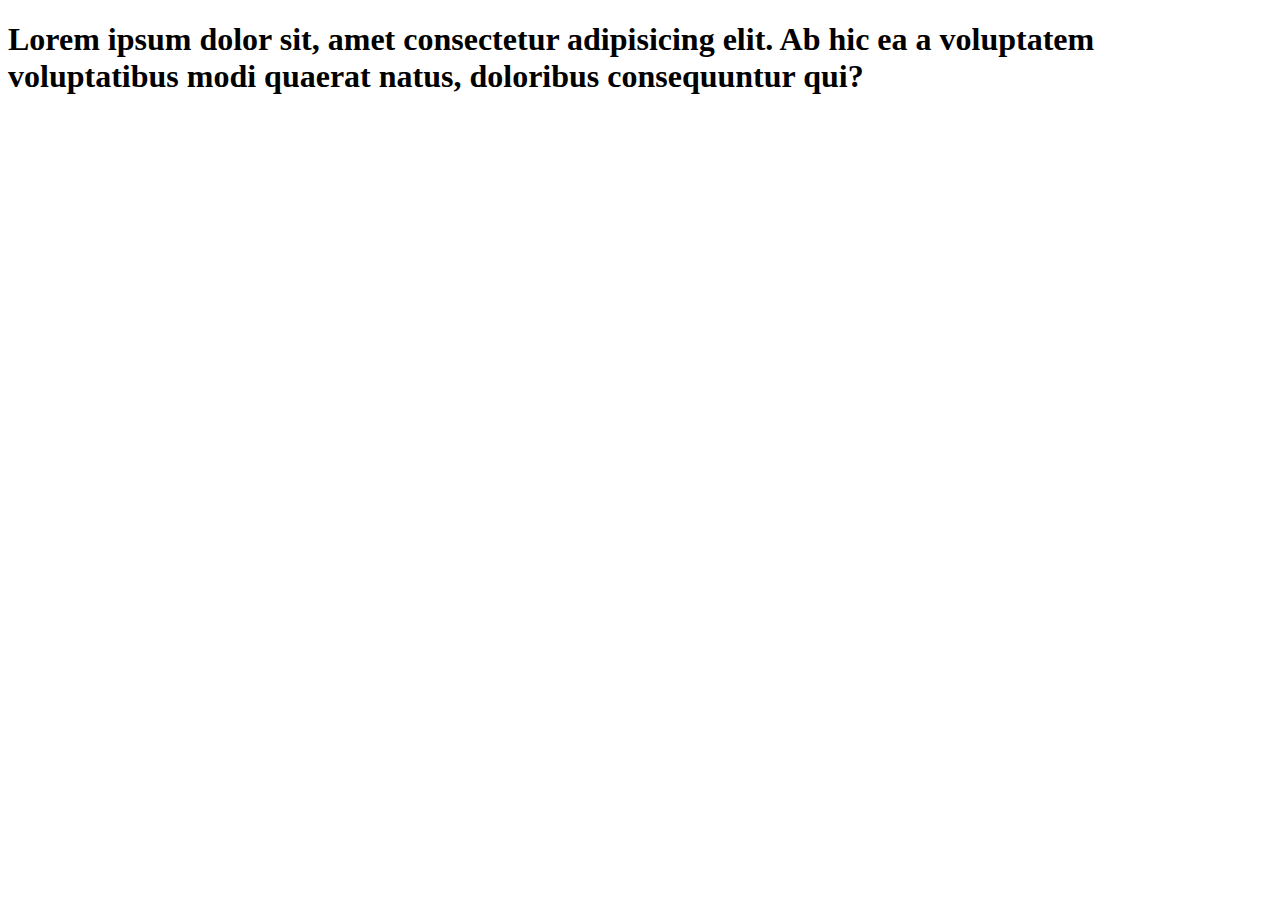
<file: w1/index.html>
<!DOCTYPE html>
<html lang="en">
<head>
  <meta charset="UTF-8">
  <meta name="viewport" content="width=device-width, initial-scale=1.0">
  <title>hello world</title>
</head>
<body>
  <h1>Lorem ipsum dolor sit, amet consectetur adipisicing elit. Ab hic ea a voluptatem voluptatibus modi quaerat natus, doloribus consequuntur qui?</h1>
</body>
</html>
</file>
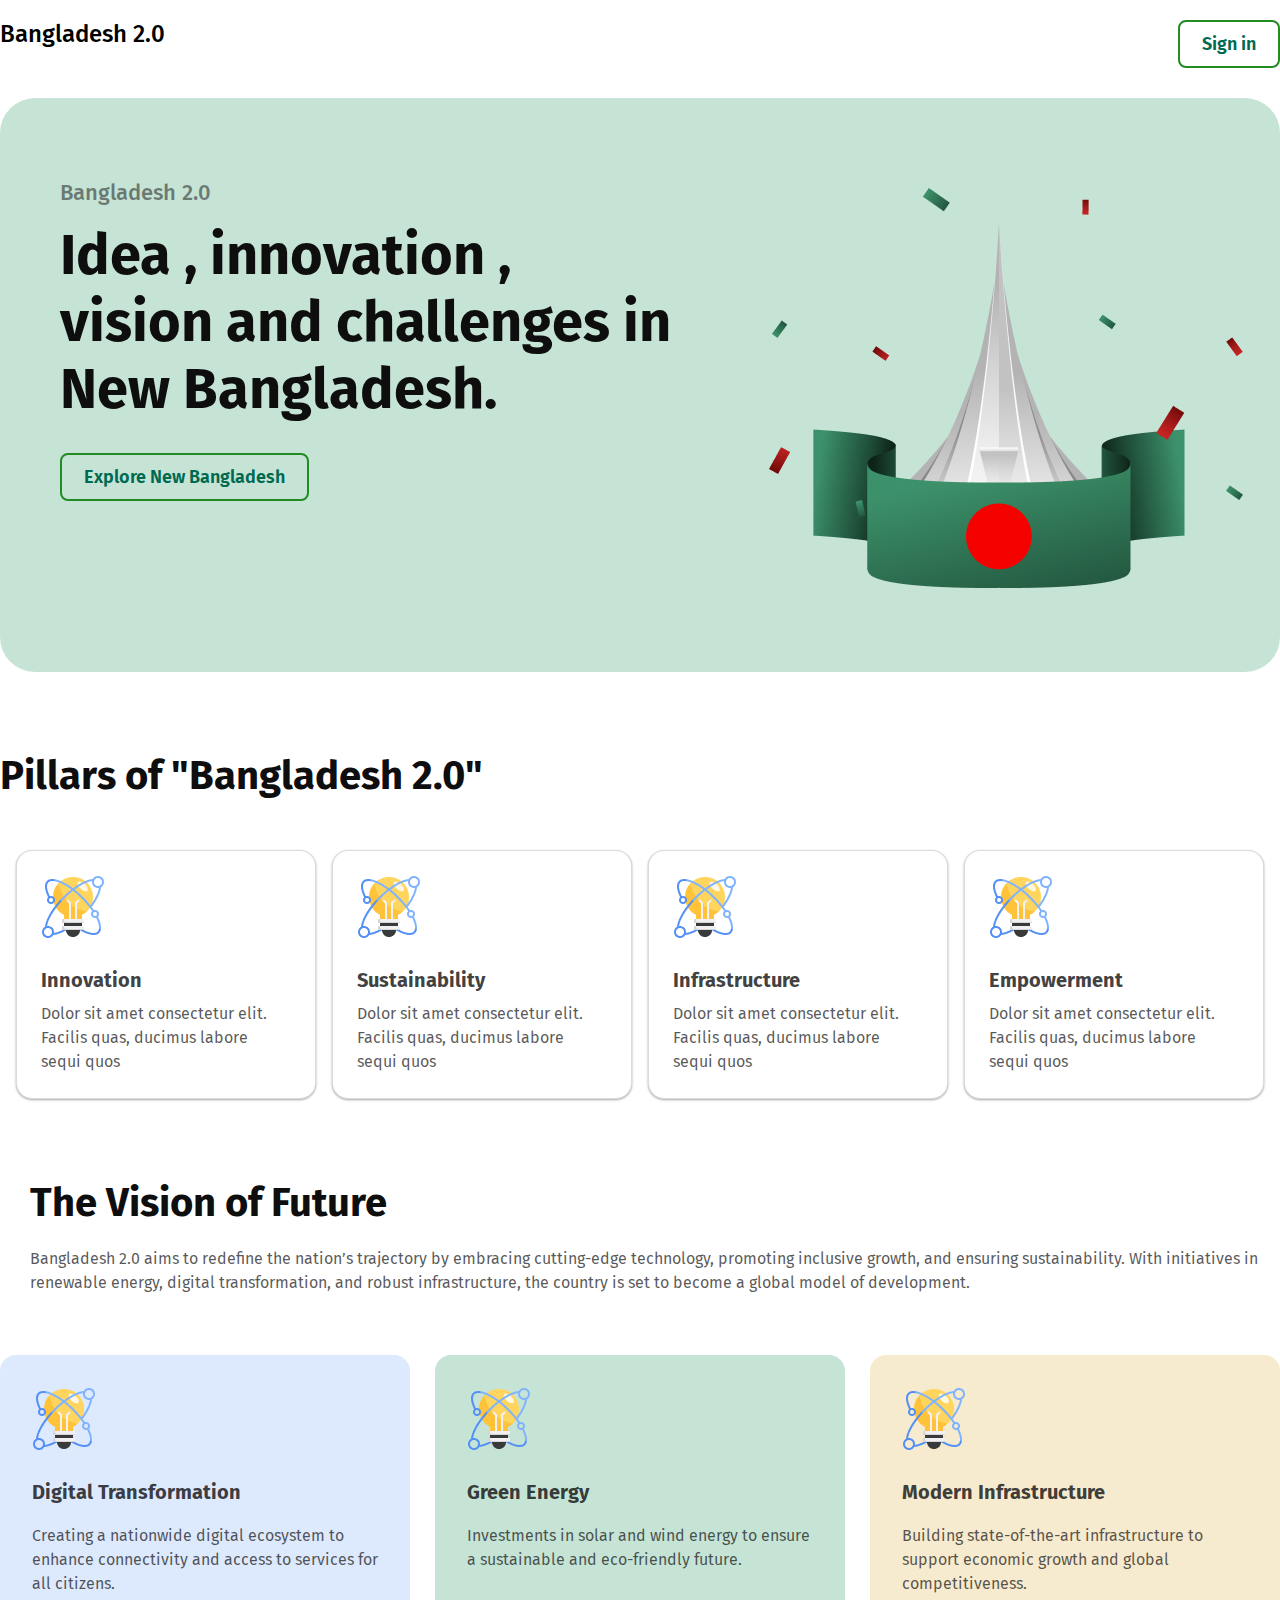
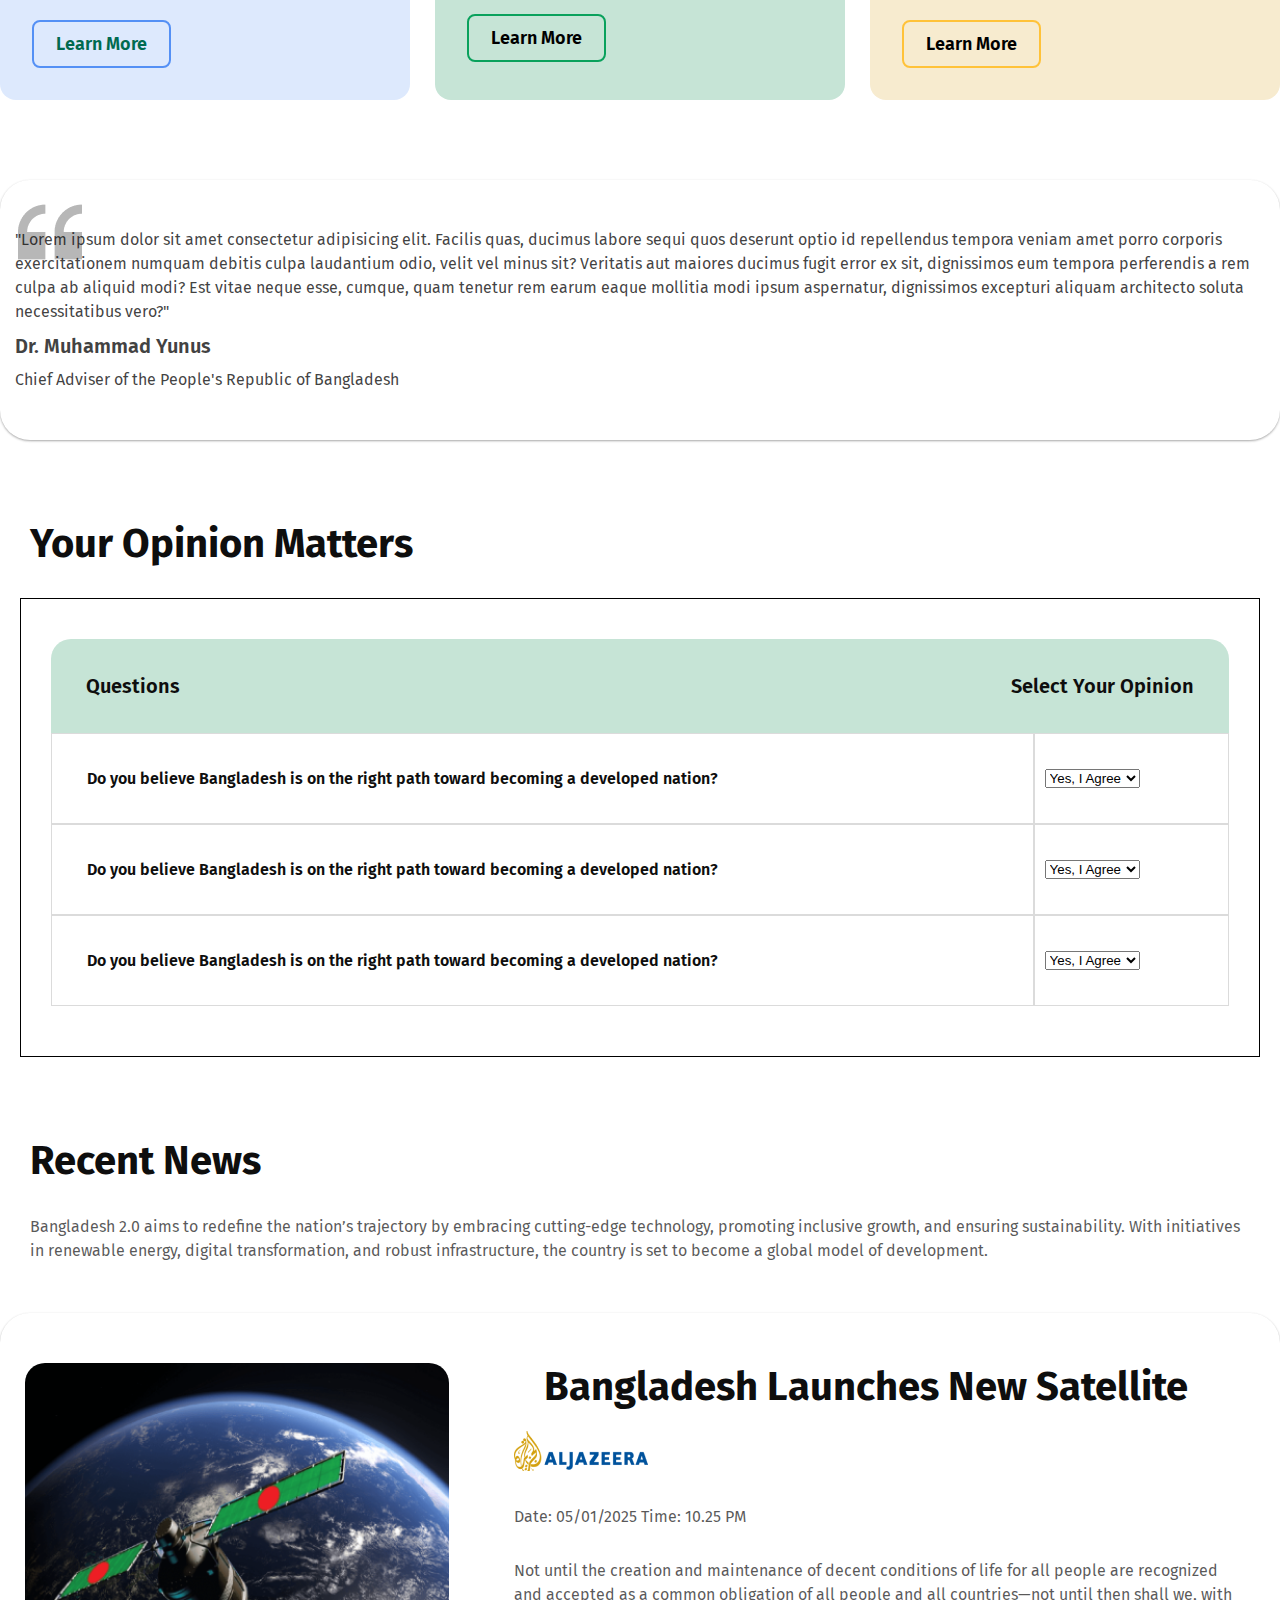
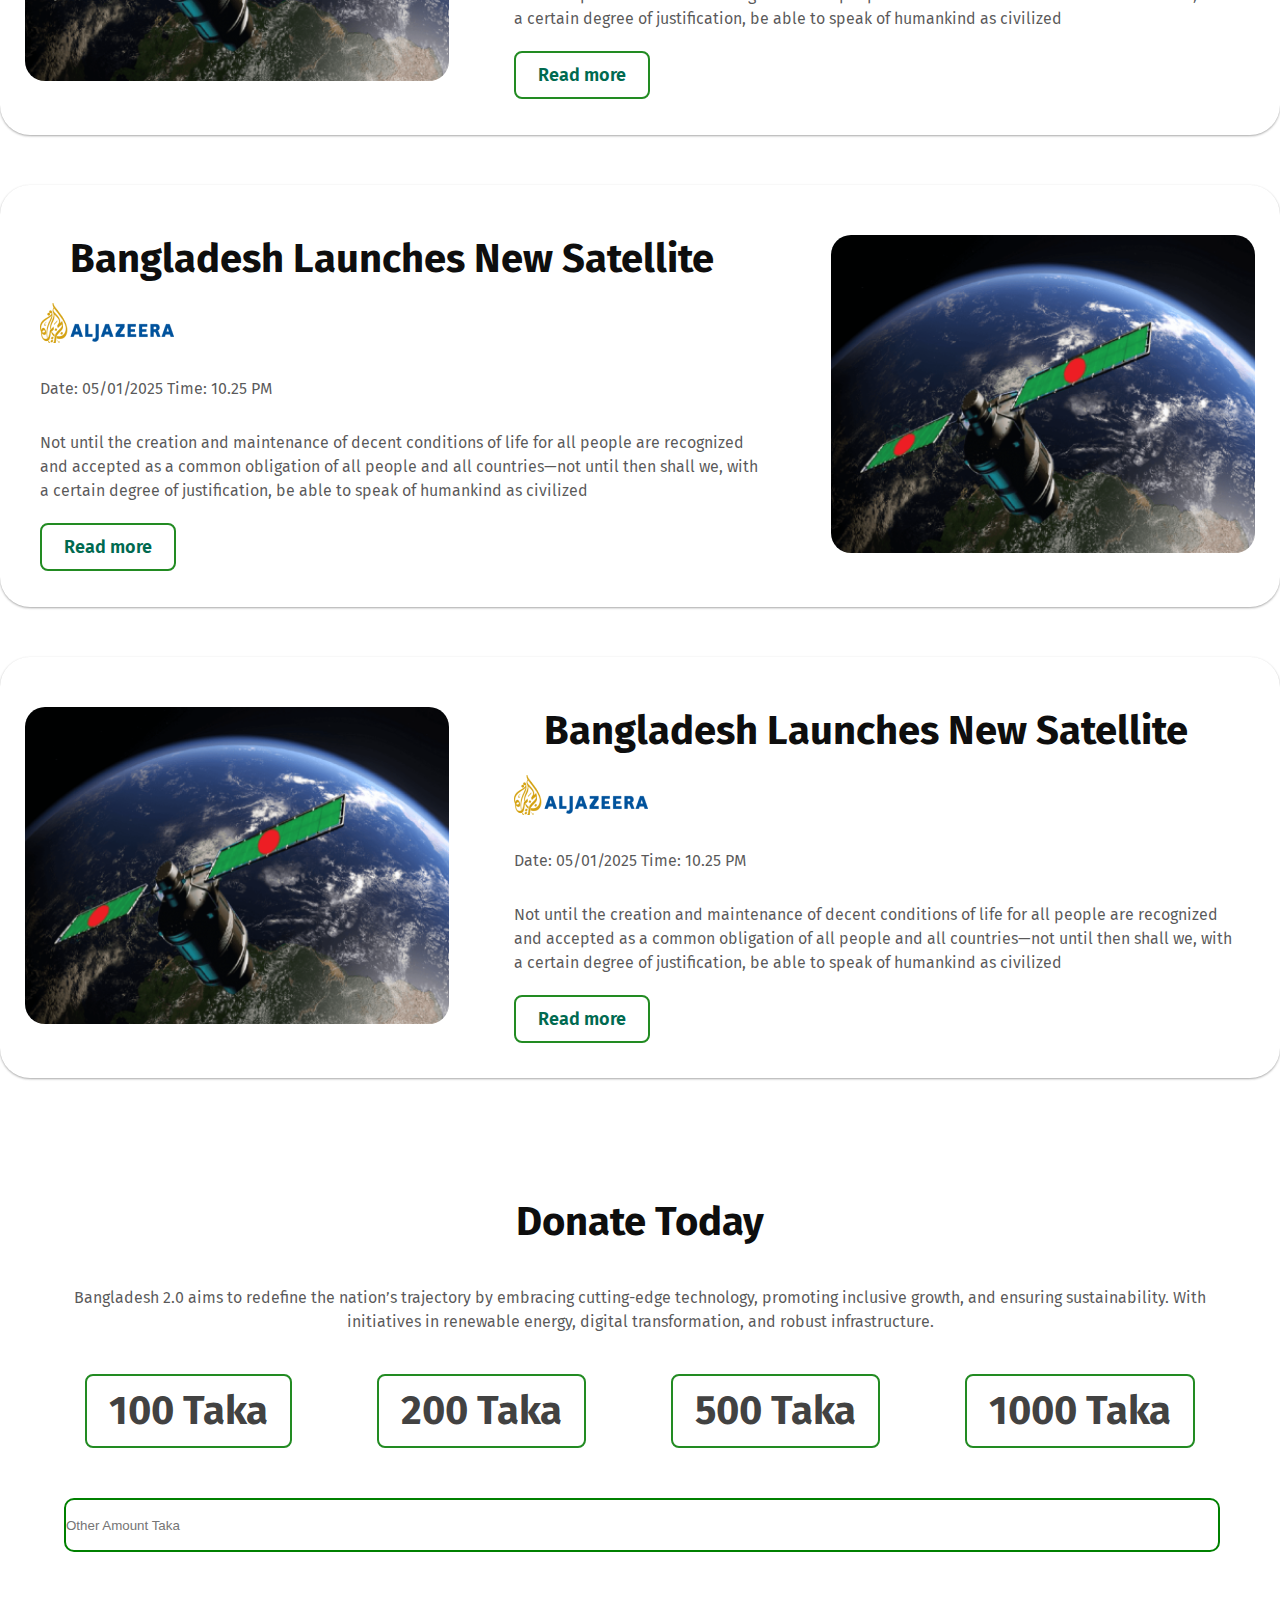
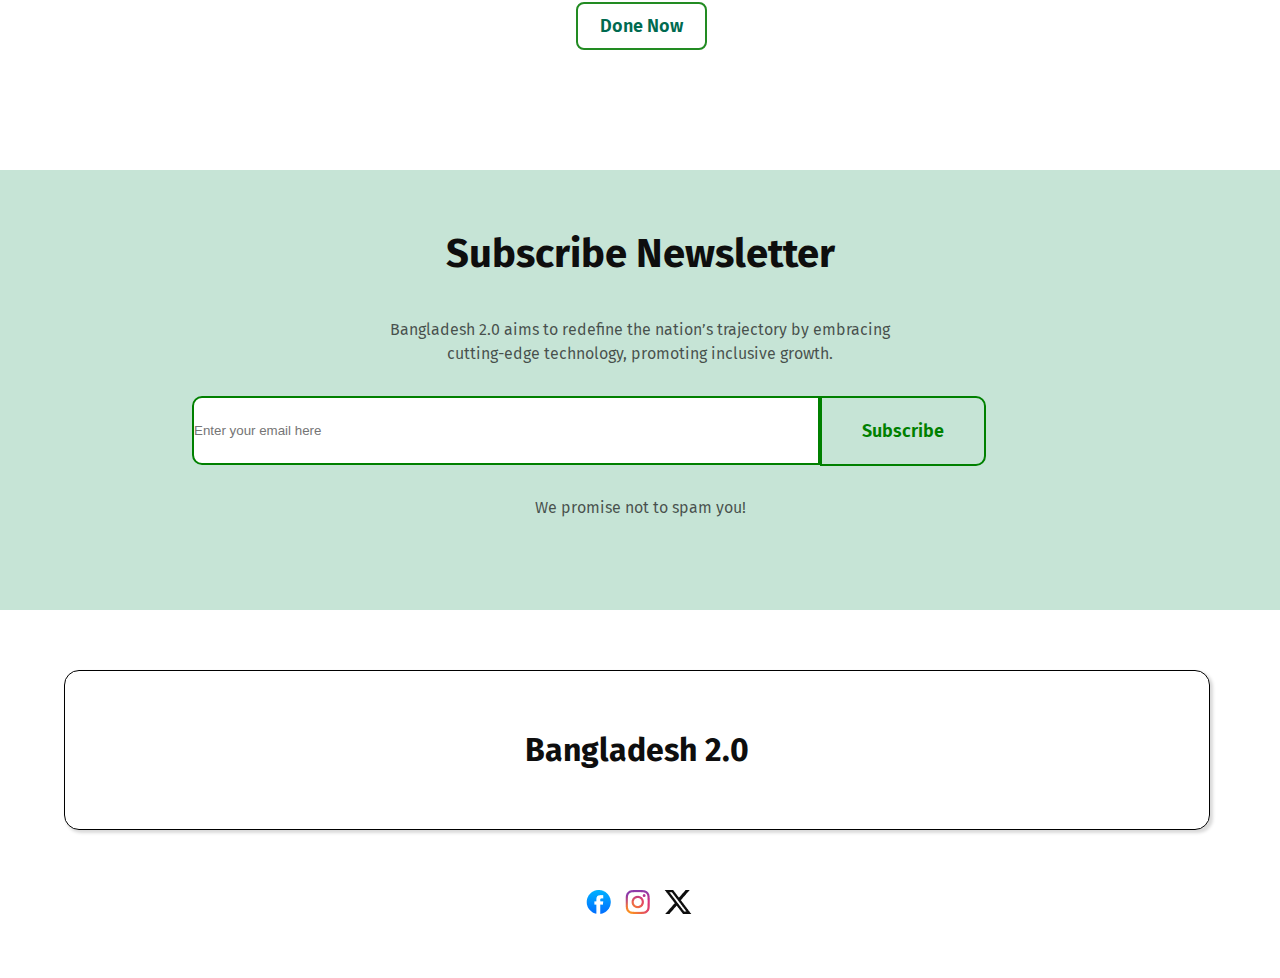
<file: w2/index.html>
<!DOCTYPE html>
<html lang="en">
<head>
  <meta charset="UTF-8">
  <meta name="viewport" content="width=device-width, initial-scale=1.0">
  <title>Bangladesh 2.0</title>
  <link rel="stylesheet" href="./style.css">
</head>
<body>
  <!-- navber section starts here  -->
  <nav>
    <div class="brand"><a href="#"><h2>Bangladesh 2.0</h2></a></div>
    <div class="button"><a href="#"><h3>Sign in</h3></a></div>
  </nav>
  <!-- navber section ends here -->
  <!-- Banner section starts here -->
   <section id="Banner">
        <div class="text">
          <h4>Bangladesh 2.0</h4>
          <h2>Idea , innovation ,<br>
            vision and challenges in New Bangladesh.</h2>
          <div class="button"><a href="#"><h3>Explore New Bangladesh</h3></a></div>
        </div>
        <div class="image">
          <img src="./assets/hero.png" alt="">
        </div>
   </section>
  <!-- Banner section endss here -->
  <!-- Pillar section starts here -->
  <section id="Pillar">
    <h2>Pillars of "Bangladesh 2.0"</h2>
    <div class="pillar">
      <div class="card">
        <img src="./assets/card-icon.png" alt="">
        <h4>Innovation</h4>
        <p>Dolor sit amet consectetur elit. Facilis quas, ducimus labore sequi quos </p>
      </div>
      <div class="card">
        <img src="./assets/card-icon.png" alt="">
        <h4>Sustainability</h4>
        <p>Dolor sit amet consectetur elit. Facilis quas, ducimus labore sequi quos </p>
      </div>
      <div class="card">
        <img src="./assets/card-icon.png" alt="">
        <h4>Infrastructure</h4>
        <p>Dolor sit amet consectetur elit. Facilis quas, ducimus labore sequi quos </p>
      </div>
      <div class="card">
        <img src="./assets/card-icon.png" alt="">
        <h4>Empowerment</h4>
        <p>Dolor sit amet consectetur elit. Facilis quas, ducimus labore sequi quos </p>
      </div>
    </div>
  </section>
   <!-- Pillar section ends here -->
  <!-- Vision section starts here -->
   <section id="vision">
     <h2>The Vision of Future</h2>
     <p>Bangladesh 2.0 aims to redefine the nation’s trajectory by embracing cutting-edge technology, promoting inclusive growth, and ensuring sustainability. With initiatives in renewable energy, digital transformation, and robust infrastructure, the country is set to become a global model of development.</p>
    <div class="vision">
      <div class="card_1">
        <img src="./assets/card-icon.png" alt="">
        <h4>Digital Transformation</h4>
        <p>Creating a nationwide digital ecosystem to enhance connectivity and access to services for all citizens. </p>
        <div class="button" class="card_1"><a href="#"><h3>Learn More</h3></a></div>
      </div>
      <div class="card_2">
        <img src="./assets/card-icon.png" alt="">
        <h4>Green Energy</h4>
        <p>Investments in solar and wind energy to ensure a sustainable and eco-friendly future.</p><br>
        <div class="button" class="card_1"><a href="#"><h3>Learn More</h3></a></div>
      </div>
      <div class="card_3">
        <img src="./assets/card-icon.png" alt="">
        <h4>Modern Infrastructure</h4>
        <p>Building state-of-the-art infrastructure to support economic growth and global competitiveness.</p>
        <div class="button" class="card_1"><a href="#"><h3>Learn More</h3></a></div>
      </div>
    </div>
   </section>
  <!-- Vision section ends here -->
  <!-- title section starts here -->
   <section id="title">
    <div class="title">
    
      <h5>"Lorem ipsum dolor sit amet consectetur adipisicing elit. Facilis quas, ducimus labore sequi quos deserunt optio id repellendus tempora veniam amet porro corporis exercitationem numquam debitis culpa laudantium odio, velit vel minus sit? Veritatis aut maiores ducimus fugit error ex sit, dignissimos eum tempora perferendis a rem culpa ab aliquid modi? Est vitae neque esse, cumque, quam tenetur rem earum eaque mollitia modi ipsum aspernatur, dignissimos excepturi aliquam architecto soluta necessitatibus vero?"</h5>
      <h3>Dr. Muhammad Yunus</h3>
      <h5>Chief Adviser of the People's Republic of Bangladesh</h5>
    </div>
   </section>
  <!-- title section ends here -->
  <!--Opinion section starts here -->
  <section id="Opinion">
    <h2>Your Opinion Matters</h2>
    <div class="Opinion">
      <div class="header">
        <div class="qes"><h3>Questions </h3></div>
        <div class="ans"><h3>Select Your Opinion</h3></div>
        
      </div>
      <div class="obody">
        <div class="qes"><h4>Do you believe Bangladesh is on the right path toward becoming a developed nation?</h4></div>
        <div class="ans"><select name="yes" id="yes">
          <option value="yes"><h5>Yes, I Agree</h5></option>
          <option value="no">No</option>

        </select></div>
      </div>
      <div class="obody">
        <div class="qes"><h4>Do you believe Bangladesh is on the right path toward becoming a developed nation?</h4></div>
        <div class="ans"><select name="yes" id="yes">
          <option value="yes"><h5>Yes, I Agree</h5></option>
          <option value="no">No</option>

        </select></div>
      </div>
      <div class="obody">
        <div class="qes"><h4>Do you believe Bangladesh is on the right path toward becoming a developed nation?</h4></div>
        <div class="ans"><select name="yes" id="yes">
          <option value="yes"><h5>Yes, I Agree</h5></option>
          <option value="no">No</option>

        </select></div>
      </div>
    </div>

  </section>
  <!-- Opinion section starts here -->
  <!-- recent news section starts here -->
   <section id="recentNews">
     <h2>Recent News</h2>
     <p>Bangladesh 2.0 aims to redefine the nation’s trajectory by embracing cutting-edge technology, promoting inclusive growth, and ensuring sustainability. With initiatives in renewable energy, digital transformation, and robust infrastructure, the country is set to become a global model of development.</p>
    <div class="recentNews">
      <div class="news_1">
        <div class="img"><img src="./assets/satelite.png" alt=""></div>
        <div class="content">
          <h2>Bangladesh Launches New Satellite</h2>
          <img src="./assets/al-jazeera.png" alt=""><br>
          <p>Date: 05/01/2025</p> <span></span><p>Time: 10.25 PM</p><br>
          <p>Not until the creation and maintenance of decent conditions of life for all people are recognized and accepted as a common obligation of all people and all countries—not until then shall we,
            with a certain degree of justification, be able to speak of humankind as civilized</p>
          <div class="button"><a href="#"><h3>Read more</h3></a></div>
        </div>
      </div>
      <div class="news_1">
        <div class="content">
          <h2>Bangladesh Launches New Satellite</h2>
          <img src="./assets/al-jazeera.png" alt=""><br>
          <p>Date: 05/01/2025</p> <span></span><p>Time: 10.25 PM</p><br>
          <p>Not until the creation and maintenance of decent conditions of life for all people are recognized and accepted as a common obligation of all people and all countries—not until then shall we,
            with a certain degree of justification, be able to speak of humankind as civilized</p>
          <div class="button"><a href="#"><h3>Read more</h3></a></div>
        </div>
        <div class="img"><img src="./assets/satelite.png" alt=""></div>
      </div>
      <div class="news_1">
        <div class="img"><img src="./assets/satelite.png" alt=""></div>
        <div class="content">
          <h2>Bangladesh Launches New Satellite</h2>
          <img src="./assets/al-jazeera.png" alt=""><br>
          <p>Date: 05/01/2025</p> <span></span><p>Time: 10.25 PM</p><br>
          <p>Not until the creation and maintenance of decent conditions of life for all people are recognized and accepted as a common obligation of all people and all countries—not until then shall we,
            with a certain degree of justification, be able to speak of humankind as civilized</p>
          <div class="button"><a href="#"><h3>Read more</h3></a></div>
        </div>
      </div>
      
    </div>
   </section>
  <!-- recent news section ends here -->
   <!-- donet section start here  -->
    <section id="donate">
      <div class="donate">
        <h2>Donate Today</h2>
        <p>Bangladesh 2.0 aims to redefine the nation’s trajectory by embracing cutting-edge technology, promoting inclusive growth, and ensuring sustainability. With initiatives in renewable energy, digital transformation, and robust infrastructure.</p>
        <div class="buttonS">
          <div class="button">
            <a href="#">
              <h3>100 Taka</h3>
            </a>
          </div>
          <div class="button">
            <a href="#">
              <h3>200 Taka</h3>
            </a>
          </div>
          <div class="button">
            <a href="#">
              <h3>500 Taka</h3>
            </a>
          </div>
          <div class="button">
            <a href="#">
              <h3>1000 Taka</h3>
            </a>
          </div>
        </div>
        <input type="text" placeholder="Other Amount Taka ">
        <span><div class="button"><a href="#"><h3>Done Now</h3></a></div></span>
        
      </div>
    </section>
    <!-- donet section ends here -->
    <!-- Subscribe section starts here -->
     <section id="Subscribe">
      <div class="Subscribe">
        <h2>Subscribe Newsletter</h2>
        <p>Bangladesh 2.0 aims to redefine the nation’s trajectory by embracing cutting-edge technology, promoting inclusive growth.</p>
        <div class="data">
          <input type="email" placeholder="Enter your email here"> <div class="button"><a href="#"><h4>Subscribe</h4></a></div>
        </div>
        <p>We promise not to spam you!</p>
      </div>

     </section>
    <!-- Subscribe section ends here -->
     <!-- futter section starts here -->
      <section id="futter">
        <h2>Bangladesh 2.0</h2>
      </section>
      <!-- futter section ends here -->
       <!-- social media starts here -->
        <div class="social">
          <div class="social">
            <img src="./assets/facebook.png" alt="">
            <img src="./assets/instagram.png" alt="">
            <img src="./assets/x.png" alt="">
          </div>
        </div>
        <!-- social media end here -->
</body>
</html>
</file>
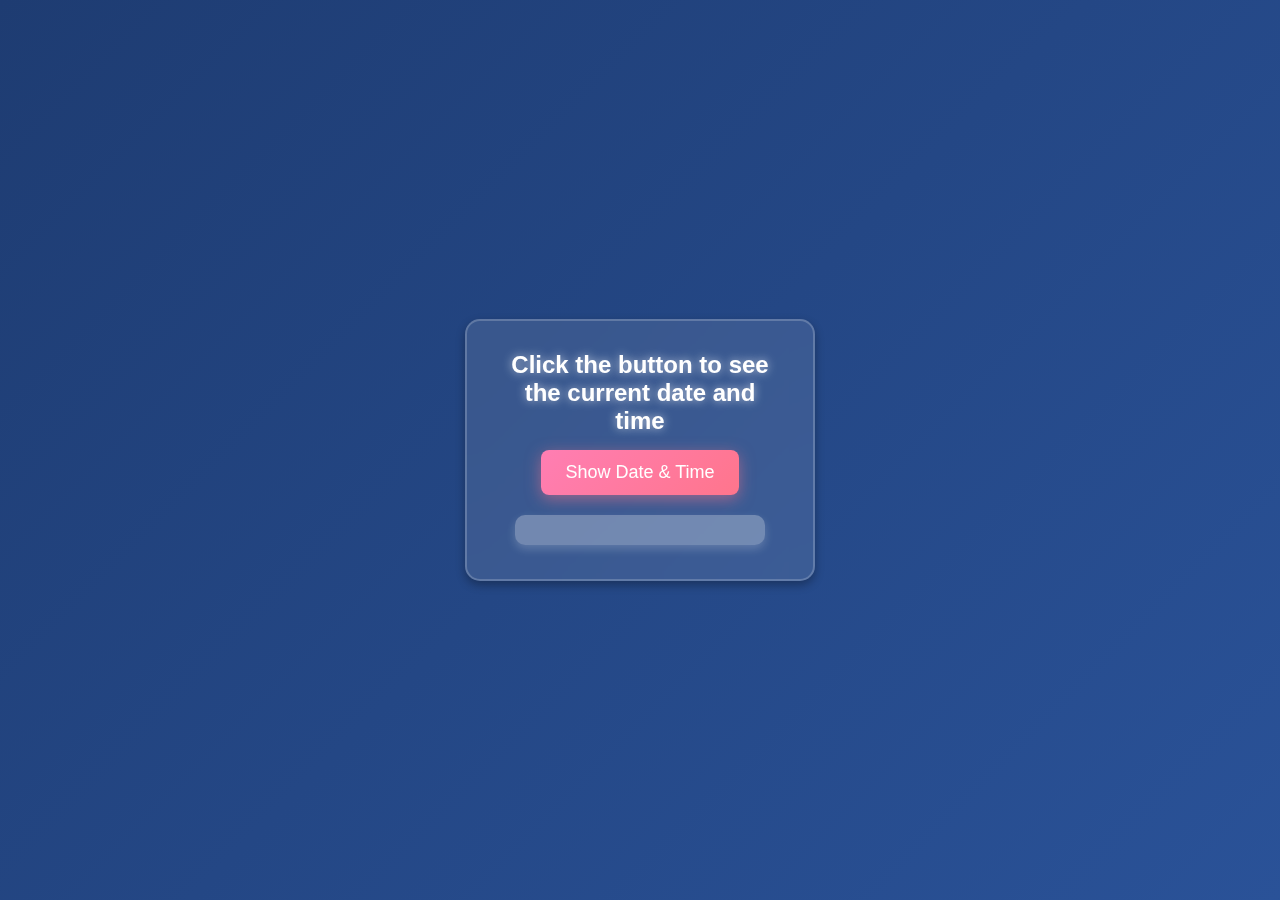
<file: w4/index.html>
<!DOCTYPE html>
<html lang="en">
<head>
    <meta charset="UTF-8">
    <meta name="viewport" content="width=device-width, initial-scale=1.0">
    <title>Show Date & Time</title>
    <link rel="stylesheet" href="./style.css">
</head>
<body>
    <div class="container">
        <h1>Click the button to see the current date and time</h1>
        <button onclick="showDateTime()">Show Date & Time</button>
        <p id="datetime"></p>
    </div>
    <script src="./app.js"></script>
</body>
</html>
</file>
<file: w2/style.css>
@import url('https://fonts.googleapis.com/css2?family=Fira+Sans:ital,wght@0,100;0,200;0,300;0,400;0,500;0,600;0,700;0,800;0,900;1,100;1,200;1,300;1,400;1,500;1,600;1,700;1,800;1,900&display=swap');
*{
  padding: 0;
  margin: 0;
}
nav{
  display: flex;
  justify-content: space-between;
  margin: 20px 0px;
  h2{
    color: black;
    font-family: Fira Sans;
    font-size: 24px;
    font-weight: 500;
    line-height: 29px;
    letter-spacing: 0%;
    text-align: left;
  }
  a{
    text-decoration: none;
  }
}
.button{
  a{
    text-decoration: none;
    h3{
      color: rgb(0, 106, 80);
      font-family: Fira Sans;
      font-size: 18px;
      font-weight: 600;
      line-height: 22px;
      letter-spacing: 0%;
      text-align: left;
      padding: 11px 22px;
      border: 2px solid forestgreen;
      border-radius: 8px;
    }
    display: inline-block;
  }
  &:hover h3{
    background-color: rgb(0, 106, 80);
    color: aliceblue;
  }
}
/* banner section starts here */
#Banner{
  margin-top: 30px;
  display: flex;
  justify-content: space-between;
  background-color: rgb(198, 228, 214);
  padding: 80PX 0PX;
  border-radius: 35px;
  .text{
    width: 55%;
    margin-left: 60px;
    h4{
      position: static;
      width: 622px;
      height: 29px;
      display: flex;
      flex-direction: column;
      justify-content: flex-start;
      align-items: flex-start;
      gap: 16;
      padding: 0px;
      color: rgba(14, 14, 14, 0.5);
      font-family: Fira Sans;
      font-size: 22px;
      font-weight: 500;
      line-height: 29px;
      letter-spacing: 0%;
      text-align: left;
    }
    h2{
      color: rgb(14, 14, 14);
      font-family: Fira Sans;
      font-size: 56px;
      font-weight: 700;
      line-height: 67px;
      letter-spacing: 0%;
      text-align: left;
      margin-top: 15px;
    }
    .button{
      margin-top: 30px;
      display: inline-block;
    }
  }
  .image{
    width: 40%;
    margin-top: 10px;
  }
}
/* banner section ends here */
/* Pillar section starts here */
#Pillar{
  margin: 80px 0px;
  h2{
    color: rgb(14, 14, 14);
    font-family: Fira Sans;
    font-size: 40px;
    font-weight: 700;
    line-height: 48px;
    letter-spacing: 0%;
    text-align: left;
  }
  .pillar{
    display: flex;
    justify-content: space-evenly;
    .card{
      box-shadow: rgba(0, 0, 0, 0.12) 0px 1px 3px, rgba(0, 0, 0, 0.24) 0px 1px 2px;
      margin-top: 50px;
      width: 300px;
      box-sizing: border-box;
      border: 1px solid rgba(14, 14, 14, 0.15);
      border-radius: 16px;
      background: rgb(255, 255, 255);
      padding: 24px;
      h4{
        margin-top: 25px;
        color: rgba(14, 14, 14, 0.8);
        font-family: Fira Sans;
        font-size: 20px;
        font-weight: 700;
        line-height: 24px;
        letter-spacing: 0%;
        text-align: left;
      }
      p{
        margin-top: 10px;
        color: rgba(14, 14, 14, 0.7);
        font-family: Fira Sans;
        font-size: 16px;
        font-weight: 400;
        line-height: 24px;
        letter-spacing: 0%;
        text-align: left;
      }
    }
  }
}
/* Pillar section ends here */
/* vision section starts here */
#vision{
  margin-top: 30px;
  h2{
    margin-left: 30px;
    color: rgb(14, 14, 14);
    font-family: Fira Sans;
    font-size: 40px;
    font-weight: 700;
    line-height: 48px;
    letter-spacing: 0%;
    text-align: left;
  }
  p{
    margin-left: 30px;
    margin-top: 20px;
    color: rgba(14, 14, 14, 0.7);
    font-family: Fira Sans;
    font-size: 16px;
    font-weight: 400;
    line-height: 24px;
    letter-spacing: 0%;
    text-align: left;
  }
  .vision{
    margin-top: 30px;
    display: flex;
    justify-content: space-between;
    .card_1{
      margin-top: 30px;
      width: 410px;
      box-sizing: border-box;
      border-radius: 16px;
      background: rgba(84, 144, 245, 0.2);
      padding: 32px;
      h4{
        margin-top: 25px;
        color: rgba(14, 14, 14, 0.8);
        font-family: Fira Sans;
        font-size: 20px;
        font-weight: 700;
        line-height: 24px;
        letter-spacing: 0%;
        text-align: left;
      }
      p{
        margin-left: 0px;
        margin-top: 20px;
        color: rgba(14, 14, 14, 0.7);
        font-family: Fira Sans;
        font-size: 16px;
        font-weight: 400;
        line-height: 24px;
        letter-spacing: 0%;
        text-align: left;
      }
      .button{
        margin-top: 24px;
        display: inline-block;
        a{
          text-decoration: none;
          h3{
            color: rgb(0, 106, 80);
            font-family: Fira Sans;
            font-size: 18px;
            font-weight: 600;
            line-height: 22px;
            letter-spacing: 0%;
            text-align: left;
            padding: 11px 22px;
            border: 2px solid  rgb(84, 144, 245);
            border-radius: 8px;
          }
          display: inline-block;
        }
        &:hover h3{
          background-color:  rgb(84, 144, 245);
          color: aliceblue;
        }
      }
    }
    .card_2{
      margin-top: 30px;
      width: 410px;
      box-sizing: border-box;
      border-radius: 16px;
      background: rgb(198, 228, 214);
      padding: 32px;
      h4{
        margin-top: 25px;
        color: rgba(14, 14, 14, 0.8);
        font-family: Fira Sans;
        font-size: 20px;
        font-weight: 700;
        line-height: 24px;
        letter-spacing: 0%;
        text-align: left;
      }
      p{
        margin-top: 20px;
        margin-left: 0px;
        color: rgba(14, 14, 14, 0.7);
        font-family: Fira Sans;
        font-size: 16px;
        font-weight: 400;
        line-height: 24px;
        letter-spacing: 0%;
        text-align: left;
      }
      .button{
        margin-top: 24px;
        display: inline-block;
        a{
          text-decoration: none;
          h3{
            color:black;
            font-family: Fira Sans;
            font-size: 18px;
            font-weight: 600;
            line-height: 22px;
            letter-spacing: 0%;
            text-align: left;
            padding: 11px 22px;
            border: 2px solid rgb(9, 161, 92);
            border-radius: 8px;
          }
          display: inline-block;
        }
        &:hover h3{
          background-color: rgb(9, 161, 92);
          color: aliceblue;
        }
      }
    }
    .card_3{
      margin-top: 30px;
      width: 410px;
      box-sizing: border-box;
      border-radius: 16px;
      background: rgb(247, 235, 207);
      padding: 32px;
      h4{
        margin-top: 25px;
        color: rgba(14, 14, 14, 0.8);
        font-family: Fira Sans;
        font-size: 20px;
        font-weight: 700;
        line-height: 24px;
        letter-spacing: 0%;
        text-align: left;
      }
      p{
        margin-top: 20px;
        margin-left: 0px;
        color: rgba(14, 14, 14, 0.7);
        font-family: Fira Sans;
        font-size: 16px;
        font-weight: 400;
        line-height: 24px;
        letter-spacing: 0%;
        text-align: left;
      }
      .button{
        margin-top: 24px;
        display: inline-block;
        a{
          text-decoration: none;
          h3{
            color: black;
            font-family: Fira Sans;
            font-size: 18px;
            font-weight: 600;
            line-height: 22px;
            letter-spacing: 0%;
            text-align: left;
            padding: 11px 22px;
            border: 2px solid  rgb(255, 194, 57);
            border-radius: 8px;
          }
          display: inline-block;
        }
        &:hover h3{
          background-color:  rgb(255, 194, 57);
          color: aliceblue;
        }
      }
    }
  }
}
/* vision section ends here */
/* title section starts here */
#title{
  margin-top: 80px;
  border-radius: 30px;
  box-shadow: rgba(0, 0, 0, 0.12) 0px 1px 3px, rgba(0, 0, 0, 0.24) 0px 1px 2px;

  
  .title{
    /* margin-top: 48px; */
    background-image: url("./assets/quote-bg.png");
    background-repeat: no-repeat;
    background-position-x: 18px;
    background-position-y: 20px;
    padding: 48px 15px;
    h5{
      color: rgba(14, 14, 14, 0.8);
      font-family: Fira Sans;
      font-size: 16px;
      font-weight: 400;
      line-height: 24px;
      letter-spacing: 0%;
      text-align: left;
    }
    h3{
      margin: 10px 0px;
      color: rgba(14, 14, 14, 0.8);
      font-family: Fira Sans;
      font-size: 20px;
      font-weight: 600;
      line-height: 24px;
      letter-spacing: 0%;
      text-align: left;
    }
  }
}
/* title section ends here */
/* Opinion section starts here */
#Opinion{
  margin-top: 80px;
  h2{
    margin-left: 30px;
    color: rgb(14, 14, 14);
    font-family: Fira Sans;
    font-size: 40px;
    font-weight: 700;
    line-height: 48px;
    letter-spacing: 0%;
    text-align: left;
  }
  .Opinion{
    margin: 30px 20px;
    padding: 0px 0px 50px 0px;
    border: 1px solid black;
    .header{
      display: flex;
      justify-content: space-between;
      background-color: rgb(198, 228, 214);
      margin: 40px 30px 0px 30px;
      border-radius: 20px 20px 0px 0px;
      h3{
        color: rgb(14, 14, 14);
        font-family: Fira Sans;
        font-size: 20px;
        font-weight: 600;
        line-height: 24px;
        letter-spacing: 0%;
        text-align: left;
        display: inline-block;
        padding: 35px;
        
        
      }
    }
    .obody{
      display: flex;
      justify-content: space-between;
      margin: 0px 30px;
      .qes{
        width: 85%;
        h4{
          color: rgb(14, 14, 14);
          font-family: Fira Sans;
          font-size: 16px;
          font-weight: 600;
          line-height: 19px;
          letter-spacing: 0%;
          text-align: left;
          padding: 35px;
          border: 1px solid rgba(14, 14, 14, 0.15);
        }
      }
      .ans{
        width: 15%;
        padding: 10px;
        border: 1px solid rgba(14, 14, 14, 0.15);;
        display: flex;
        align-items: center;
        #yes{

          h5{
            color: rgb(14, 14, 14);
            font-family: Fira Sans;
            font-size: 16px;
            font-weight: 500;
            line-height: 19px;
            letter-spacing: 0%;
            text-align: left;
            padding: 15px;
          }      
        }
      }
    }
  }
}
/* Opinion section ends here */
/* recent news starts here  */
#recentNews{
  margin-top: 80px;
  h2{
    margin-left: 30px;
    margin-top: 50px;
    color: rgb(14, 14, 14);
    font-family: Fira Sans;
    font-size: 40px;
    font-weight: 700;
    line-height: 48px;
    letter-spacing: 0%;
    text-align: left;
  }
  p{
   padding: 0px 30px;
    margin-top: 30px;
    color: rgba(14, 14, 14, 0.7);
    font-family: Fira Sans;
    font-size: 16px;
    font-weight: 400;
    line-height: 24px;
    letter-spacing: 0%;
    text-align: left;
  }
  .news_1{
    margin-top: 50px;
    border-radius: 30px;
    box-shadow: rgba(0, 0, 0, 0.12) 0px 1px 3px, rgba(0, 0, 0, 0.24) 0px 1px 2px;
    display: flex;
    justify-content: space-between;
    .img{
      width: 35%;
      img{
        width: 100%;
        height: auto;
        border-radius: 20px;
      }
      margin: 25px 0px;
      padding: 25px;
      
    }
    .content{
      width: 60%;
      padding: 0px 40px;
      h2{
        margin-bottom: 20px;
      }
      p{
        display: inline-block;
        color: rgba(14, 14, 14, 0.7);
        font-family: Fira Sans;
        font-size: 16px;
        font-weight: 400;
        line-height: 24px;
        letter-spacing: 0%;
        text-align: left;
        padding: 0px;
      }
      .button{
        display: inline-block;
        margin-top: 20px;
      }

    }
  }
}
/* recent news ends here */
/* donate section starts here */
#donate{
  margin: 120px 0px;
  .donate{
    h2{
      margin-top: 20px;
      color: rgb(14, 14, 14);
      font-family: Fira Sans;
      font-size: 40px;
      font-weight: 700;
      line-height: 48px;
      letter-spacing: 0%;
      text-align: center;
      align-items: center;
    }
    p{
      color: rgba(14, 14, 14, 0.7);
      font-family: Fira Sans;
      font-size: 16px;
      font-weight: 400;
      line-height: 24px;
      letter-spacing: 0%;
      text-align: center;
      align-items: center;
      padding: 40px;
    }
    .buttonS{
      display: flex;
      justify-content: space-evenly;
      margin-bottom: 50px;
      .button{
        display: inline-block;
        
        a{
          h3{
            color: rgba(14, 14, 14, 0.8);
            font-family: Fira Sans;
            font-size: 40px;
            font-weight: 700;
            line-height: 48px;
            letter-spacing: 0%;
            text-align: left;
          }
          :hover {
            color: aliceblue;
          }
        }
      }
    }
    input{
      width: 90%;
      height: 50px;
      margin-left: 5%;
      display: inline-block;
      border: 2px solid green;
      border-radius: 10px;
      margin-bottom: 50px;
      
    }
    span{
      margin-left: 45%;
      align-items: center;
      display: inline-block;
    }
  }
}
/* donate section ends here */
/* Subscribe section starts here */
#Subscribe{
  margin: 60px 0px;
  padding: 60px 0px;
  background-color: rgb(198, 228, 214);
  .Subscribe{
    h2{
      color: rgb(14, 14, 14);
      font-family: Fira Sans;
      font-size: 40px;
      font-weight: 700;
      line-height: 48px;
      letter-spacing: 0%;
      text-align: center;
      align-items: center;
      margin-bottom: 40px;
    }
    p{
      color: rgba(14, 14, 14, 0.7);
      font-family: Fira Sans;
      font-size: 16px;
      font-weight: 400;
      line-height: 24px;
      letter-spacing: 0%;
      text-align: center;
      align-items: center;
      padding: 0 30%;
      margin: 30px 0px;
      
    }
    .data{
      width: 70%;
      display: flex;
      margin-left: 15%;
      input{
        width: 70%;
        height: 65px;
        border: 2px solid green;
        border-radius: 10px 0 0 10px;
      }
      .button{
        width: 30%;
        a{
          h4{
            color: green;
            border-radius: 0px 10px 10px 0px;
            padding: 22px 40px 22px 40px;
            border: 2px solid green;
            
            font-family: Fira Sans;
            font-size: 18px;
            font-weight: 600;
            /* line-height: 22px; */
            letter-spacing: 0%;
            m
            
          }
          
        }
        &:hover h4{
          background-color: rgb(0, 106, 80);
          color: aliceblue;
        }

      }

    }
  }
}
/* Subscribe ends here */
/* futter section starts here */
#futter{
  h2{
    width: 80%;
    border-radius: 15px;
    border: 1px solid black;
    color: rgb(14, 14, 14);
    font-family: Fira Sans;
    font-size: 32px;
    font-weight: 700;
    line-height: 38px;
    letter-spacing: 0%;
    padding: 60px;
    text-align: center;
    box-shadow: rgba(0, 0, 0, 0.15) 2.4px 2.4px 3.2px;
    margin-bottom: 60px;
    margin-left: 5%;
  }
}
/* futter section ends here */
/* social media starts here */
.social{
  .social{
    margin-left: 45%;
    margin-bottom: 60px;
    img{
      margin-left: 10px;
    }
  }
}
/* social media ends here */
</file>
<file: w4/style.css>
* {
  margin: 0;
  padding: 0;
  box-sizing: border-box;
  font-family: 'Poppins', sans-serif;
}

body {
  display: flex;
  justify-content: center;
  align-items: center;
  height: 100vh;
  background: linear-gradient(135deg, #1e3c72, #2a5298);
  color: #fff;
  text-align: center;
}

/* Card Styling (Glassmorphism) */
.container {
  background: rgba(255, 255, 255, 0.1);
  padding: 30px;
  border-radius: 15px;
  backdrop-filter: blur(10px);
  box-shadow: 0px 4px 10px rgba(0, 0, 0, 0.3);
  border: 2px solid rgba(255, 255, 255, 0.2);
  text-align: center;
  width: 350px;
}

h1 {
  font-size: 24px;
  text-shadow: 0px 0px 10px rgba(255, 255, 255, 0.7);
}

/* Stylish Button */
button {
  background: linear-gradient(135deg, #ff7eb3, #ff758c);
  color: white;
  padding: 12px 24px;
  font-size: 18px;
  border: none;
  border-radius: 8px;
  cursor: pointer;
  transition: all 0.3s ease-in-out;
  margin-top: 15px;
  box-shadow: 0px 4px 15px rgba(255, 117, 140, 0.5);
}

button:hover {
  background: linear-gradient(135deg, #ff758c, #ff7eb3);
  transform: scale(1.1);
  box-shadow: 0px 6px 20px rgba(255, 117, 140, 0.8);
}

/* Date & Time Display */
#datetime {
  font-size: 20px;
  font-weight: bold;
  margin-top: 20px;
  padding: 15px;
  background: rgba(255, 255, 255, 0.2);
  border-radius: 10px;
  box-shadow: 0px 4px 10px rgba(255, 255, 255, 0.2);
  backdrop-filter: blur(10px);
  display: inline-block;
  min-width: 250px;
  color: #ffeb3b;
  text-shadow: 0px 0px 5px rgba(255, 235, 59, 0.8);
}
</file>
